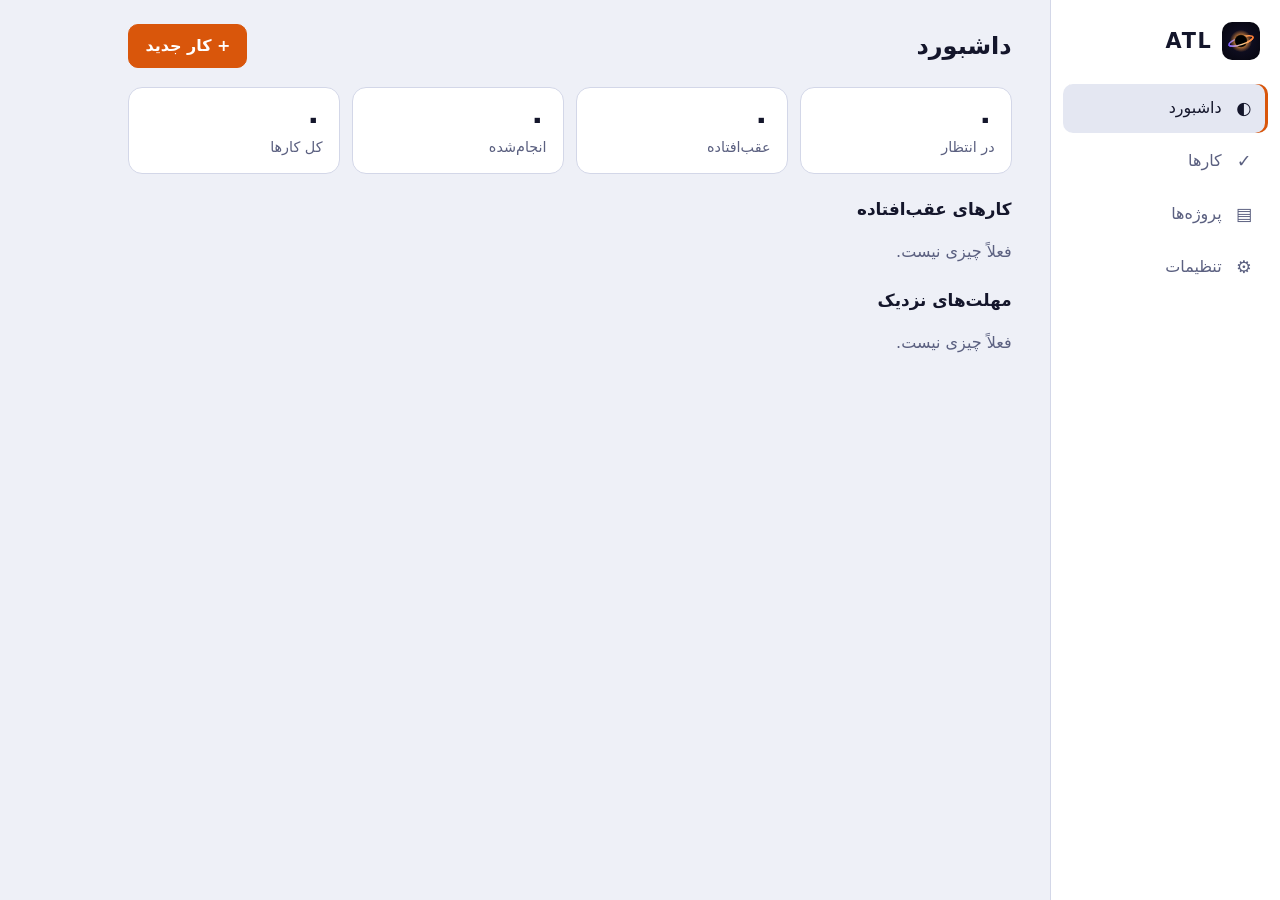
<file: ATL.html>
<!doctype html>
<html lang="fa" dir="rtl">
<head>
<meta charset="utf-8">
<meta name="viewport" content="width=device-width, initial-scale=1, viewport-fit=cover">
<title>ATL</title>
<meta name="theme-color" content="#07070f">
<link rel="icon" href="[data-uri]" type="image/svg+xml">
<style>
/* ATL - deep-space palette: ink background, ember accent from the accretion disk, violet secondary. */
:root {
  --bg: #eef0f7; --surface: #ffffff; --surface2: #e4e7f2; --text: #14162b; --muted: #5b6080;
  --line: #d3d7e8; --accent: #d9560b; --accent-ink: #ffffff; --violet: #6a4cf0; --danger: #c62a3a; --ok: #1f8f5a;
  --font: "Vazirmatn", "Segoe UI", Tahoma, system-ui, sans-serif;
}
:root[data-theme="dark"] {
  --bg: #07070f; --surface: #12111f; --surface2: #1b1a2e; --text: #ecebf7; --muted: #9c9bbd;
  --line: #2a2945; --accent: #ff9a3c; --accent-ink: #1a0d00; --violet: #9b86ff; --danger: #ff6b7a; --ok: #4fd18f;
}
@media (prefers-color-scheme: dark) {
  :root[data-theme="auto"] {
    --bg: #07070f; --surface: #12111f; --surface2: #1b1a2e; --text: #ecebf7; --muted: #9c9bbd;
    --line: #2a2945; --accent: #ff9a3c; --accent-ink: #1a0d00; --violet: #9b86ff; --danger: #ff6b7a; --ok: #4fd18f;
  }
}
* { box-sizing: border-box; }
html, body { margin: 0; height: 100%; }
body { background: var(--bg); color: var(--text); font: 16px/1.6 var(--font); -webkit-tap-highlight-color: transparent; }
button, input, select, textarea { font: inherit; color: inherit; }
h1 { font-size: 1.5rem; margin: 0; }
h2 { font-size: 1.05rem; margin: 1.4rem 0 .6rem; }

.shell { display: grid; min-height: 100%; grid-template-columns: 230px 1fr; }
.nav { position: sticky; top: 0; height: 100vh; display: flex; flex-direction: column; gap: .25rem; padding: 1rem .75rem; background: var(--surface); border-inline-end: 1px solid var(--line); }
.brand { display: flex; align-items: center; gap: .6rem; font-weight: 800; font-size: 1.3rem; letter-spacing: .08em; padding: .4rem .5rem 1.2rem; }
.brand img { width: 38px; height: 38px; border-radius: 10px; }
.nav > button { display: flex; align-items: center; gap: .7rem; padding: .65rem .8rem; border: 0; border-radius: 10px; background: none; cursor: pointer; color: var(--muted); text-align: start; }
.nav > button .ico { width: 1.4rem; text-align: center; font-size: 1.1rem; }
.nav > button:hover { background: var(--surface2); }
.nav > button.on { background: var(--surface2); color: var(--text); box-shadow: inset 3px 0 0 var(--accent); }
[dir="rtl"] .nav > button.on { box-shadow: inset -3px 0 0 var(--accent); }
main { padding: 1.5rem clamp(1rem, 3vw, 2.5rem) 2rem; max-width: 960px; width: 100%; }
.top { display: flex; align-items: center; justify-content: space-between; gap: 1rem; margin-bottom: 1.2rem; }

.btn { display: inline-flex; align-items: center; justify-content: center; gap: .4rem; padding: .5rem 1rem; border: 1px solid var(--line); border-radius: 10px; background: var(--surface); cursor: pointer; min-height: 40px; }
.btn:hover { border-color: var(--accent); }
.btn.primary { background: var(--accent); color: var(--accent-ink); border-color: var(--accent); font-weight: 700; }
.btn.danger { color: var(--danger); border-color: var(--danger); }
:focus-visible { outline: 2px solid var(--violet); outline-offset: 2px; }

.stats { display: grid; grid-template-columns: repeat(auto-fit, minmax(130px, 1fr)); gap: .8rem; }
.stat { background: var(--surface); border: 1px solid var(--line); border-radius: 14px; padding: .9rem 1rem; display: flex; flex-direction: column; }
.stat b { font-size: 1.9rem; line-height: 1.1; }
.stat span { color: var(--muted); font-size: .9rem; }
.stat.warn b { color: var(--danger); }

.list { list-style: none; margin: 0; padding: 0; display: grid; gap: .5rem; }
.task, .proj { display: flex; align-items: center; gap: .75rem; background: var(--surface); border: 1px solid var(--line); border-radius: 12px; padding: .65rem .8rem; }
.proj { margin-inline-start: calc(var(--d) * 1.4rem); }
.body { flex: 1; min-width: 0; cursor: pointer; }
.ttl { font-weight: 600; overflow-wrap: anywhere; }
.task.done .ttl, .task.cancelled .ttl { text-decoration: line-through; color: var(--muted); }
.task.cancelled { opacity: .6; }
.meta { display: flex; flex-wrap: wrap; gap: .35rem; margin-top: .25rem; }
.chip { font-size: .78rem; padding: .05rem .55rem; border-radius: 99px; background: var(--surface2); color: var(--muted); }
.chip.late { background: color-mix(in srgb, var(--danger) 18%, transparent); color: var(--danger); }
.chip.pr-high { color: var(--accent); }
.chip.pr-low { color: var(--violet); }
.check { width: 28px; height: 28px; flex: none; border-radius: 50%; border: 2px solid var(--muted); background: none; cursor: pointer; color: var(--accent-ink); font-weight: 800; line-height: 1; }
.task.done .check { background: var(--ok); border-color: var(--ok); }
.bar { height: 6px; border-radius: 6px; background: var(--surface2); margin-top: .35rem; overflow: hidden; }
.bar i { display: block; height: 100%; background: linear-gradient(90deg, var(--violet), var(--accent)); }
.empty, .hint { color: var(--muted); }

.filters { display: grid; grid-template-columns: 2fr 1fr 1fr; gap: .5rem; margin-bottom: 1rem; }
input, select, textarea { width: 100%; padding: .55rem .7rem; border: 1px solid var(--line); border-radius: 10px; background: var(--surface); }
label { display: grid; gap: .25rem; font-size: .9rem; color: var(--muted); margin-bottom: .7rem; }
small { color: var(--muted); }
.panel { background: var(--surface); border: 1px solid var(--line); border-radius: 14px; padding: 1rem 1.2rem; margin-bottom: 1rem; }
.panel h2 { margin-top: 0; }
.row { display: flex; flex-wrap: wrap; gap: .6rem; }

dialog { width: min(560px, 94vw); max-height: 92vh; border: 1px solid var(--line); border-radius: 16px; background: var(--bg); color: var(--text); padding: 1.2rem; }
dialog::backdrop { background: rgba(3, 3, 10, .6); }
dialog h2 { margin-top: 0; }
.grid2 { display: grid; grid-template-columns: 1fr 1fr; gap: .7rem; }
.actions { display: flex; gap: .5rem; align-items: center; margin-top: .6rem; }
.grow { flex: 1; }
#toast { position: fixed; inset-inline: 0; bottom: calc(80px + env(safe-area-inset-bottom)); margin: auto; width: fit-content; max-width: 90vw; background: var(--text); color: var(--bg); padding: .5rem 1rem; border-radius: 10px; opacity: 0; pointer-events: none; transition: opacity .2s; z-index: 50; }
#toast.show { opacity: 1; }

@media (max-width: 760px) {
  .shell { grid-template-columns: 1fr; padding-bottom: calc(68px + env(safe-area-inset-bottom)); }
  .nav { position: fixed; inset: auto 0 0 0; height: auto; flex-direction: row; justify-content: space-around; padding: .3rem .4rem calc(.3rem + env(safe-area-inset-bottom)); border-inline-end: 0; border-top: 1px solid var(--line); z-index: 20; }
  .brand { display: none; }
  .nav > button { flex-direction: column; gap: 0; padding: .3rem .6rem; font-size: .75rem; }
  .nav > button.on, [dir="rtl"] .nav > button.on { box-shadow: none; color: var(--accent); }
  main { padding-top: calc(1rem + env(safe-area-inset-top)); }
  .filters, .grid2 { grid-template-columns: 1fr; }
}
@media (prefers-reduced-motion: reduce) { * { transition: none !important; } }

</style>
</head>
<body>
<div id="app" class="shell"></div>
<dialog id="dlg"><form id="dlgForm" autocomplete="off"></form></dialog>
<div id="toast" role="status" aria-live="polite"></div>
<script>
const ICON = '[data-uri]';
// UI strings. Generated file: Persian text is stored as unicode escapes.
const STR = {
 "fa": {
  "nav_dashboard": "\u062f\u0627\u0634\u0628\u0648\u0631\u062f",
  "nav_tasks": "\u06a9\u0627\u0631\u0647\u0627",
  "nav_projects": "\u067e\u0631\u0648\u0698\u0647\u200c\u0647\u0627",
  "nav_settings": "\u062a\u0646\u0638\u06cc\u0645\u0627\u062a",
  "pending": "\u062f\u0631 \u0627\u0646\u062a\u0638\u0627\u0631",
  "done": "\u0627\u0646\u062c\u0627\u0645\u200c\u0634\u062f\u0647",
  "overdue": "\u0639\u0642\u0628\u200c\u0627\u0641\u062a\u0627\u062f\u0647",
  "total": "\u06a9\u0644 \u06a9\u0627\u0631\u0647\u0627",
  "upcoming": "\u0645\u0647\u0644\u062a\u200c\u0647\u0627\u06cc \u0646\u0632\u062f\u06cc\u06a9",
  "late_list": "\u06a9\u0627\u0631\u0647\u0627\u06cc \u0639\u0642\u0628\u200c\u0627\u0641\u062a\u0627\u062f\u0647",
  "nothing": "\u0641\u0639\u0644\u0627\u064b \u0686\u06cc\u0632\u06cc \u0646\u06cc\u0633\u062a.",
  "new_task": "\u06a9\u0627\u0631 \u062c\u062f\u06cc\u062f",
  "edit_task": "\u0648\u06cc\u0631\u0627\u06cc\u0634 \u06a9\u0627\u0631",
  "new_project": "\u067e\u0631\u0648\u0698\u0647 \u062c\u062f\u06cc\u062f",
  "edit_project": "\u0648\u06cc\u0631\u0627\u06cc\u0634 \u067e\u0631\u0648\u0698\u0647",
  "new_sub": "\u0632\u06cc\u0631\u067e\u0631\u0648\u0698\u0647",
  "title": "\u0639\u0646\u0648\u0627\u0646",
  "notes": "\u06cc\u0627\u062f\u062f\u0627\u0634\u062a",
  "priority": "\u0627\u0648\u0644\u0648\u06cc\u062a",
  "status": "\u0648\u0636\u0639\u06cc\u062a",
  "project": "\u067e\u0631\u0648\u0698\u0647",
  "none": "\u0628\u062f\u0648\u0646 \u067e\u0631\u0648\u0698\u0647",
  "start": "\u0634\u0631\u0648\u0639 \u0628\u0631\u0646\u0627\u0645\u0647\u200c\u0631\u06cc\u0632\u06cc\u200c\u0634\u062f\u0647",
  "deadline": "\u0645\u0647\u0644\u062a",
  "estimate": "\u0628\u0631\u0622\u0648\u0631\u062f \u0632\u0645\u0627\u0646 (\u062f\u0642\u06cc\u0642\u0647)",
  "orig_est": "\u0628\u0631\u0622\u0648\u0631\u062f \u0627\u0648\u0644\u06cc\u0647",
  "save": "\u0630\u062e\u06cc\u0631\u0647",
  "cancel": "\u0627\u0646\u0635\u0631\u0627\u0641",
  "delete": "\u062d\u0630\u0641",
  "name": "\u0646\u0627\u0645",
  "parent": "\u0648\u0627\u0644\u062f",
  "root": "\u0628\u062f\u0648\u0646 \u0648\u0627\u0644\u062f",
  "p_low": "\u06a9\u0645",
  "p_med": "\u0645\u062a\u0648\u0633\u0637",
  "p_high": "\u0632\u06cc\u0627\u062f",
  "s_todo": "\u0627\u0646\u062c\u0627\u0645 \u0646\u0634\u062f\u0647",
  "s_doing": "\u062f\u0631 \u062d\u0627\u0644 \u0627\u0646\u062c\u0627\u0645",
  "s_done": "\u0627\u0646\u062c\u0627\u0645 \u0634\u062f",
  "s_cancelled": "\u0644\u063a\u0648 \u0634\u062f",
  "search": "\u062c\u0633\u062a\u062c\u0648 \u062f\u0631 \u06a9\u0627\u0631\u0647\u0627",
  "all": "\u0647\u0645\u0647",
  "no_tasks": "\u06a9\u0627\u0631\u06cc \u067e\u06cc\u062f\u0627 \u0646\u0634\u062f. \u0628\u0627 \u062f\u06a9\u0645\u0647 \u00ab\u06a9\u0627\u0631 \u062c\u062f\u06cc\u062f\u00bb \u0634\u0631\u0648\u0639 \u06a9\u0646\u06cc\u062f.",
  "no_projects": "\u0647\u0646\u0648\u0632 \u067e\u0631\u0648\u0698\u0647\u200c\u0627\u06cc \u0646\u062f\u0627\u0631\u06cc\u062f. \u0628\u0627 \u062f\u06a9\u0645\u0647 \u00ab\u067e\u0631\u0648\u0698\u0647 \u062c\u062f\u06cc\u062f\u00bb \u0634\u0631\u0648\u0639 \u06a9\u0646\u06cc\u062f.",
  "confirm_task": "\u0627\u06cc\u0646 \u06a9\u0627\u0631 \u0628\u0631\u0627\u06cc \u0647\u0645\u06cc\u0634\u0647 \u062d\u0630\u0641 \u0634\u0648\u062f\u061f",
  "confirm_project": "\u0627\u06cc\u0646 \u067e\u0631\u0648\u0698\u0647 \u062d\u0630\u0641 \u0634\u0648\u062f\u061f \u06a9\u0627\u0631\u0647\u0627\u06cc \u0622\u0646 \u0628\u062f\u0648\u0646 \u067e\u0631\u0648\u0698\u0647 \u0645\u06cc\u200c\u0634\u0648\u0646\u062f \u0648 \u0632\u06cc\u0631\u067e\u0631\u0648\u0698\u0647\u200c\u0647\u0627 \u06cc\u06a9 \u0633\u0637\u062d \u0628\u0627\u0644\u0627 \u0645\u06cc\u200c\u0631\u0648\u0646\u062f.",
  "theme": "\u067e\u0648\u0633\u062a\u0647",
  "theme_auto": "\u062e\u0648\u062f\u06a9\u0627\u0631",
  "theme_light": "\u0631\u0648\u0634\u0646",
  "theme_dark": "\u062a\u06cc\u0631\u0647",
  "language": "\u0632\u0628\u0627\u0646",
  "calendar": "\u062a\u0642\u0648\u06cc\u0645",
  "cal_jalali": "\u0634\u0645\u0633\u06cc",
  "cal_greg": "\u0645\u06cc\u0644\u0627\u062f\u06cc",
  "backup": "\u067e\u0634\u062a\u06cc\u0628\u0627\u0646\u200c\u06af\u06cc\u0631\u06cc \u0648 \u0628\u0627\u0632\u06cc\u0627\u0628\u06cc",
  "export": "\u062f\u0631\u06cc\u0627\u0641\u062a \u0641\u0627\u06cc\u0644 \u067e\u0634\u062a\u06cc\u0628\u0627\u0646",
  "import": "\u0628\u0627\u0632\u06cc\u0627\u0628\u06cc \u0627\u0632 \u0641\u0627\u06cc\u0644 \u067e\u0634\u062a\u06cc\u0628\u0627\u0646",
  "backup_hint": "\u062f\u0627\u062f\u0647\u200c\u0647\u0627 \u0641\u0642\u0637 \u0631\u0648\u06cc \u0647\u0645\u06cc\u0646 \u062f\u0633\u062a\u06af\u0627\u0647 \u0630\u062e\u06cc\u0631\u0647 \u0645\u06cc\u200c\u0634\u0648\u0646\u062f. \u0628\u0647\u200c\u0637\u0648\u0631 \u0645\u0646\u0638\u0645 \u0641\u0627\u06cc\u0644 \u067e\u0634\u062a\u06cc\u0628\u0627\u0646 \u0628\u06af\u06cc\u0631\u06cc\u062f.",
  "import_ok": "\u062f\u0627\u062f\u0647\u200c\u0647\u0627 \u0628\u0627\u0632\u06cc\u0627\u0628\u06cc \u0634\u062f.",
  "import_bad": "\u0641\u0627\u06cc\u0644 \u067e\u0634\u062a\u06cc\u0628\u0627\u0646 \u0645\u0639\u062a\u0628\u0631 \u0646\u06cc\u0633\u062a\u061b \u0686\u06cc\u0632\u06cc \u062a\u063a\u06cc\u06cc\u0631 \u0646\u06a9\u0631\u062f.",
  "import_confirm": "\u0628\u0627 \u0628\u0627\u0632\u06cc\u0627\u0628\u06cc\u060c \u0647\u0645\u0647\u200c\u06cc \u062f\u0627\u062f\u0647\u200c\u0647\u0627\u06cc \u0641\u0639\u0644\u06cc \u062c\u0627\u06cc\u06af\u0632\u06cc\u0646 \u0645\u06cc\u200c\u0634\u0648\u0646\u062f. \u0627\u062f\u0627\u0645\u0647 \u0645\u06cc\u200c\u062f\u0647\u06cc\u062f\u061f",
  "install": "\u0646\u0635\u0628 \u0628\u0631\u0646\u0627\u0645\u0647",
  "install_hint": "\u0628\u0631\u0627\u06cc \u0646\u0635\u0628 \u062f\u0631 \u0627\u0646\u062f\u0631\u0648\u06cc\u062f \u0627\u0632 \u0645\u0646\u0648\u06cc \u06a9\u0631\u0648\u0645 \u06af\u0632\u06cc\u0646\u0647 \u00abInstall app\u00bb \u0631\u0627 \u0628\u0632\u0646\u06cc\u062f.",
  "storage": "\u0630\u062e\u06cc\u0631\u0647\u200c\u0633\u0627\u0632\u06cc \u067e\u0627\u06cc\u062f\u0627\u0631",
  "storage_yes": "\u0641\u0639\u0627\u0644 \u0627\u0633\u062a",
  "storage_no": "\u0641\u0639\u0627\u0644 \u0646\u06cc\u0633\u062a (\u0645\u0631\u0648\u0631\u06af\u0631 \u0645\u0645\u06a9\u0646 \u0627\u0633\u062a \u062f\u0631 \u06a9\u0645\u0628\u0648\u062f \u0641\u0636\u0627 \u062f\u0627\u062f\u0647 \u0631\u0627 \u067e\u0627\u06a9 \u06a9\u0646\u062f)",
  "saved": "\u0630\u062e\u06cc\u0631\u0647 \u0634\u062f.",
  "deleted": "\u062d\u0630\u0641 \u0634\u062f.",
  "error": "\u062e\u0637\u0627 \u0631\u062e \u062f\u0627\u062f:",
  "offline_ready": "\u0628\u0631\u0646\u0627\u0645\u0647 \u0622\u0645\u0627\u062f\u0647\u200c\u06cc \u0627\u0633\u062a\u0641\u0627\u062f\u0647 \u0622\u0641\u0644\u0627\u06cc\u0646 \u0627\u0633\u062a.",
  "min": "\u062f\u0642\u06cc\u0642\u0647",
  "required": "\u0639\u0646\u0648\u0627\u0646 \u0631\u0627 \u0648\u0627\u0631\u062f \u06a9\u0646\u06cc\u062f."
 },
 "en": {
  "nav_dashboard": "Dashboard",
  "nav_tasks": "Tasks",
  "nav_projects": "Projects",
  "nav_settings": "Settings",
  "pending": "Pending",
  "done": "Done",
  "overdue": "Overdue",
  "total": "All tasks",
  "upcoming": "Upcoming deadlines",
  "late_list": "Overdue tasks",
  "nothing": "Nothing here yet.",
  "new_task": "New task",
  "edit_task": "Edit task",
  "new_project": "New project",
  "edit_project": "Edit project",
  "new_sub": "Subproject",
  "title": "Title",
  "notes": "Notes",
  "priority": "Priority",
  "status": "Status",
  "project": "Project",
  "none": "No project",
  "start": "Planned start",
  "deadline": "Deadline",
  "estimate": "Estimated time (minutes)",
  "orig_est": "Original estimate",
  "save": "Save",
  "cancel": "Cancel",
  "delete": "Delete",
  "name": "Name",
  "parent": "Parent",
  "root": "No parent",
  "p_low": "Low",
  "p_med": "Medium",
  "p_high": "High",
  "s_todo": "To do",
  "s_doing": "In progress",
  "s_done": "Done",
  "s_cancelled": "Cancelled",
  "search": "Search tasks",
  "all": "All",
  "no_tasks": "No tasks found. Use \"New task\" to start.",
  "no_projects": "No projects yet. Use \"New project\" to start.",
  "confirm_task": "Delete this task permanently?",
  "confirm_project": "Delete this project? Its tasks become unassigned and subprojects move up one level.",
  "theme": "Theme",
  "theme_auto": "Automatic",
  "theme_light": "Light",
  "theme_dark": "Dark",
  "language": "Language",
  "calendar": "Calendar",
  "cal_jalali": "Jalali",
  "cal_greg": "Gregorian",
  "backup": "Backup and restore",
  "export": "Download backup file",
  "import": "Restore from backup file",
  "backup_hint": "Your data lives only on this device. Download a backup regularly.",
  "import_ok": "Data restored.",
  "import_bad": "Invalid backup file. Nothing was changed.",
  "import_confirm": "Restoring replaces all current data. Continue?",
  "install": "Install app",
  "install_hint": "On Android, use Chrome's menu and choose \"Install app\".",
  "storage": "Persistent storage",
  "storage_yes": "Enabled",
  "storage_no": "Not enabled (the browser may clear data when space is low)",
  "saved": "Saved.",
  "deleted": "Deleted.",
  "error": "Error:",
  "offline_ready": "The app is ready for offline use.",
  "min": "min",
  "required": "Enter a title."
 }
};

const db = (() => {
// Data layer: a thin promise wrapper around IndexedDB.
// All user data stays in the browser on the user's device.
const DB_NAME = 'atl';
const DB_VERSION = 1;
const STORES = ['tasks', 'projects', 'settings'];
let dbPromise;

function open() {
  if (!dbPromise) {
    dbPromise = new Promise((resolve, reject) => {
      const req = indexedDB.open(DB_NAME, DB_VERSION);
      req.onupgradeneeded = () => {
        STORES.forEach((s) => {
          if (!req.result.objectStoreNames.contains(s)) req.result.createObjectStore(s, { keyPath: 'id' });
        });
      };
      req.onsuccess = () => resolve(req.result);
      req.onerror = () => reject(req.error);
    });
  }
  return dbPromise;
}

function run(store, mode, fn) {
  return open().then((db) => new Promise((resolve, reject) => {
    const tx = db.transaction(store, mode);
    const request = fn(tx.objectStore(store));
    tx.oncomplete = () => resolve(request ? request.result : undefined);
    tx.onerror = () => reject(tx.error);
    tx.onabort = () => reject(tx.error);
  }));
}

const getAll = (store) => run(store, 'readonly', (s) => s.getAll());
const put = (store, value) => run(store, 'readwrite', (s) => s.put(value));
const remove = (store, id) => run(store, 'readwrite', (s) => s.delete(id));

// Replace everything in one atomic transaction: if anything fails, old data stays untouched.
async function replaceAll(data) {
  const db = await open();
  return new Promise((resolve, reject) => {
    const names = Object.keys(data);
    const tx = db.transaction(names, 'readwrite');
    names.forEach((n) => {
      const s = tx.objectStore(n);
      s.clear();
      data[n].forEach((item) => s.put(item));
    });
    tx.oncomplete = () => resolve();
    tx.onerror = () => reject(tx.error);
    tx.onabort = () => reject(tx.error);
  });
}

const uid = () => (crypto.randomUUID ? crypto.randomUUID() : Date.now().toString(36) + Math.random().toString(36).slice(2));

return { open, getAll, put, remove, replaceAll, uid, STORES };
})();

// Date formatting for Jalali (Persian) and Gregorian calendars using the built-in Intl API.
function fmt(value, calendar, lang, withTime = false) {
  if (!value) return '';
  const d = new Date(value);
  if (Number.isNaN(d.getTime())) return '';
  const jalali = calendar === 'jalali';
  const locale = lang === 'fa'
    ? `fa-IR-u-ca-${jalali ? 'persian' : 'gregory'}`
    : `en-US-u-ca-${jalali ? 'persian' : 'gregory'}`;
  const opts = withTime ? { dateStyle: 'medium', timeStyle: 'short' } : { dateStyle: 'medium' };
  return new Intl.DateTimeFormat(locale, opts).format(d);
}

const isOverdue = (task, now = Date.now()) =>
  !!task.deadline && !['done', 'cancelled'].includes(task.status) && new Date(task.deadline).getTime() < now;

// ATL - main application logic (UI + state). Data access lives in db.js.
// Classic scripts (no ES modules) so the app also works when index.html is opened directly from disk.

const $ = (sel, root = document) => root.querySelector(sel);
const esc = (s) => String(s ?? '').replace(/[&<>"']/g, (c) => ({ '&': '&amp;', '<': '&lt;', '>': '&gt;', '"': '&quot;', "'": '&#39;' }[c]));

const S = {
  tasks: [], projects: [],
  prefs: { id: 'prefs', theme: 'auto', lang: 'fa', cal: 'jalali' },
  view: 'dashboard',
  f: { q: '', project: '', status: '' },
  installPrompt: null
};

const t = (k) => (STR[S.prefs.lang] && STR[S.prefs.lang][k]) || k;
const nf = (n) => new Intl.NumberFormat(S.prefs.lang === 'fa' ? 'fa-IR' : 'en').format(n);
const D = (v, time) => fmt(v, S.prefs.cal, S.prefs.lang, time);
const PRIORITIES = ['low', 'med', 'high'];
const STATUSES = ['todo', 'doing', 'done', 'cancelled'];

/* ---------- helpers ---------- */
function toast(msg) {
  const el = $('#toast');
  el.textContent = msg;
  el.classList.add('show');
  clearTimeout(toast.timer);
  toast.timer = setTimeout(() => el.classList.remove('show'), 2600);
}

function applyPrefs() {
  const root = document.documentElement;
  root.lang = S.prefs.lang;
  root.dir = S.prefs.lang === 'fa' ? 'rtl' : 'ltr';
  root.dataset.theme = S.prefs.theme;
}

// Flattened project tree: [{ p, depth }]
function flat(parent = null, depth = 0) {
  return S.projects
    .filter((p) => (p.parentId || null) === parent)
    .sort((a, b) => a.name.localeCompare(b.name))
    .flatMap((p) => [{ p, depth }, ...flat(p.id, depth + 1)]);
}
function descendantIds(id) {
  const out = [id];
  S.projects.filter((p) => p.parentId === id).forEach((c) => out.push(...descendantIds(c.id)));
  return out;
}
const projectName = (id) => (S.projects.find((p) => p.id === id) || {}).name || '';
const projectOptions = (selected, excludeIds = [], emptyLabel) =>
  `<option value="">${esc(emptyLabel)}</option>` +
  flat().filter(({ p }) => !excludeIds.includes(p.id))
    .map(({ p, depth }) => `<option value="${p.id}" ${p.id === selected ? 'selected' : ''}>${'\u2014 '.repeat(depth)}${esc(p.name)}</option>`).join('');
const options = (list, prefix, selected) =>
  list.map((k) => `<option value="${k}" ${k === selected ? 'selected' : ''}>${esc(t(prefix + k))}</option>`).join('');

/* ---------- data ---------- */
async function load() {
  [S.tasks, S.projects] = await Promise.all([db.getAll('tasks'), db.getAll('projects')]);
  const saved = (await db.getAll('settings')).find((x) => x.id === 'prefs');
  if (saved) S.prefs = { ...S.prefs, ...saved };
}
async function savePrefs() { await db.put('settings', S.prefs); }

async function saveTask(form, id) {
  const v = Object.fromEntries(new FormData(form));
  const title = (v.title || '').trim();
  if (!title) { toast(t('required')); return false; }
  const est = v.est === '' ? null : Math.max(0, Math.round(Number(v.est)));
  const x = id ? S.tasks.find((a) => a.id === id)
    : { id: db.uid(), createdAt: Date.now(), originalEstMin: null, history: [], sessions: [] };
  // Original estimate is preserved forever; later changes are logged in history.
  if (x.originalEstMin == null && est != null) x.originalEstMin = est;
  else if (id && x.estMin !== est) x.history.push({ at: Date.now(), field: 'estMin', from: x.estMin, to: est });
  Object.assign(x, {
    title, notes: v.notes || '', priority: v.priority, status: v.status,
    projectId: v.project || null, start: v.start || null, deadline: v.deadline || null,
    estMin: est, updatedAt: Date.now()
  });
  x.completedAt = x.status === 'done' ? (x.completedAt || Date.now()) : null;
  await db.put('tasks', x);
  return true;
}

async function saveProject(form, id) {
  const v = Object.fromEntries(new FormData(form));
  const name = (v.name || '').trim();
  if (!name) { toast(t('required')); return false; }
  const x = id ? S.projects.find((a) => a.id === id) : { id: db.uid(), createdAt: Date.now() };
  Object.assign(x, { name, parentId: v.parent || null, notes: v.notes || '' });
  await db.put('projects', x);
  return true;
}

async function deleteProject(id) {
  const p = S.projects.find((a) => a.id === id);
  for (const c of S.projects.filter((c) => c.parentId === id)) { c.parentId = p.parentId || null; await db.put('projects', c); }
  for (const x of S.tasks.filter((x) => x.projectId === id)) { x.projectId = null; await db.put('tasks', x); }
  await db.remove('projects', id);
}

/* ---------- views ---------- */
function taskRow(x) {
  const late = isOverdue(x);
  const meta = [
    x.projectId ? `<span class="chip">${esc(projectName(x.projectId))}</span>` : '',
    `<span class="chip pr-${x.priority}">${esc(t('p_' + x.priority))}</span>`,
    x.deadline ? `<span class="chip ${late ? 'late' : ''}">${esc(D(x.deadline, true))}</span>` : '',
    x.estMin != null ? `<span class="chip">${nf(x.estMin)} ${esc(t('min'))}</span>` : ''
  ].join('');
  return `<li class="task ${x.status}">
    <button class="check" data-act="toggle" data-id="${x.id}" aria-label="${esc(t('s_done'))}">${x.status === 'done' ? '\u2713' : ''}</button>
    <div class="body" data-act="edit-task" data-id="${x.id}" tabindex="0">
      <div class="ttl">${esc(x.title)}</div><div class="meta">${meta}</div>
    </div></li>`;
}

function filteredTasks() {
  const q = S.f.q.trim().toLowerCase();
  const ids = S.f.project ? descendantIds(S.f.project) : null;
  return S.tasks
    .filter((x) => (!q || (x.title + ' ' + (x.notes || '')).toLowerCase().includes(q))
      && (!ids || ids.includes(x.projectId)) && (!S.f.status || x.status === S.f.status))
    .sort((a, b) => (a.status === 'done') - (b.status === 'done') || (a.deadline || '9').localeCompare(b.deadline || '9'));
}
const listHtml = () => {
  const items = filteredTasks();
  return items.length ? `<ul class="list">${items.map(taskRow).join('')}</ul>` : `<p class="empty">${esc(t('no_tasks'))}</p>`;
};

const views = {
  dashboard() {
    const open = S.tasks.filter((x) => !['done', 'cancelled'].includes(x.status));
    const late = open.filter((x) => isOverdue(x));
    const upcoming = open.filter((x) => x.deadline && !isOverdue(x)).sort((a, b) => a.deadline.localeCompare(b.deadline)).slice(0, 5);
    const stat = (n, label, cls = '') => `<div class="stat ${cls}"><b>${nf(n)}</b><span>${esc(label)}</span></div>`;
    const block = (title, arr) => `<section><h2>${esc(title)}</h2>${arr.length ? `<ul class="list">${arr.map(taskRow).join('')}</ul>` : `<p class="empty">${esc(t('nothing'))}</p>`}</section>`;
    return `<header class="top"><h1>${esc(t('nav_dashboard'))}</h1><button class="btn primary" data-act="new-task">+ ${esc(t('new_task'))}</button></header>
      <div class="stats">${stat(open.length, t('pending'))}${stat(late.length, t('overdue'), late.length ? 'warn' : '')}${stat(S.tasks.filter((x) => x.status === 'done').length, t('done'))}${stat(S.tasks.length, t('total'))}</div>
      ${block(t('late_list'), late)}${block(t('upcoming'), upcoming)}`;
  },
  tasks() {
    return `<header class="top"><h1>${esc(t('nav_tasks'))}</h1><button class="btn primary" data-act="new-task">+ ${esc(t('new_task'))}</button></header>
      <div class="filters">
        <input type="search" data-filter="q" value="${esc(S.f.q)}" placeholder="${esc(t('search'))}">
        <select data-filter="project">${projectOptions(S.f.project, [], t('all'))}</select>
        <select data-filter="status"><option value="">${esc(t('all'))}</option>${options(STATUSES, 's_', S.f.status)}</select>
      </div><div id="list">${listHtml()}</div>`;
  },
  projects() {
    const rows = flat().map(({ p, depth }) => {
      const ids = descendantIds(p.id);
      const all = S.tasks.filter((x) => ids.includes(x.projectId) && x.status !== 'cancelled');
      const pct = all.length ? Math.round((all.filter((x) => x.status === 'done').length / all.length) * 100) : 0;
      return `<li class="proj" style="--d:${depth}">
        <div class="body" data-act="edit-project" data-id="${p.id}" tabindex="0"><div class="ttl">${esc(p.name)}</div>
        <div class="bar"><i style="width:${pct}%"></i></div><div class="meta"><span class="chip">${nf(pct)}%</span><span class="chip">${nf(all.length)}</span></div></div>
        <button class="btn" data-act="new-sub" data-id="${p.id}">+ ${esc(t('new_sub'))}</button></li>`;
    }).join('');
    return `<header class="top"><h1>${esc(t('nav_projects'))}</h1><button class="btn primary" data-act="new-project">+ ${esc(t('new_project'))}</button></header>
      ${rows ? `<ul class="list">${rows}</ul>` : `<p class="empty">${esc(t('no_projects'))}</p>`}`;
  },
  settings() {
    const sel = (key, vals, prefix) => `<select data-pref="${key}">${vals.map(([v, l]) => `<option value="${v}" ${S.prefs[key] === v ? 'selected' : ''}>${esc(l)}</option>`).join('')}</select>`;
    return `<header class="top"><h1>${esc(t('nav_settings'))}</h1></header>
      <div class="panel">
        <label>${esc(t('theme'))}${sel('theme', [['auto', t('theme_auto')], ['light', t('theme_light')], ['dark', t('theme_dark')]])}</label>
        <label>${esc(t('language'))}${sel('lang', [['fa', 'Persian'], ['en', 'English']])}</label>
        <label>${esc(t('calendar'))}${sel('cal', [['jalali', t('cal_jalali')], ['gregorian', t('cal_greg')]])}</label>
      </div>
      <div class="panel"><h2>${esc(t('backup'))}</h2><p class="hint">${esc(t('backup_hint'))}</p>
        <div class="row"><button class="btn primary" data-act="export">${esc(t('export'))}</button>
        <label class="btn">${esc(t('import'))}<input type="file" id="importFile" accept="application/json,.json" hidden></label></div>
        <p class="hint">${esc(t('storage'))}: <b id="persistState">...</b></p></div>
      <div class="panel"><h2>${esc(t('install'))}</h2><p class="hint">${esc(t('install_hint'))}</p>
        ${S.installPrompt ? `<button class="btn primary" data-act="install">${esc(t('install'))}</button>` : ''}</div>`;
  }
};

function render() {
  applyPrefs();
  const nav = [['dashboard', '\u25D0'], ['tasks', '\u2713'], ['projects', '\u25A4'], ['settings', '\u2699']];
  $('#app').innerHTML = `<nav class="nav"><div class="brand"><img src="${ICON}" alt=""><span>ATL</span></div>
    ${nav.map(([v, i]) => `<button data-act="nav" data-v="${v}" class="${S.view === v ? 'on' : ''}"><span class="ico">${i}</span><span>${esc(t('nav_' + v))}</span></button>`).join('')}</nav>
    <main>${views[S.view]()}</main>`;
  if (S.view === 'settings' && navigator.storage && navigator.storage.persisted) {
    navigator.storage.persisted().then((p) => { const el = $('#persistState'); if (el) el.textContent = p ? t('storage_yes') : t('storage_no'); });
  }
}
async function refresh() { await load(); render(); }

/* ---------- dialogs ---------- */
function openDialog(html, onSubmit, danger) {
  const dlg = $('#dlg'), form = $('#dlgForm');
  form.innerHTML = html + `<div class="actions">${danger ? `<button type="button" class="btn danger" id="dlgDel">${esc(t('delete'))}</button>` : ''}<span class="grow"></span>
    <button type="button" class="btn" id="dlgCancel">${esc(t('cancel'))}</button><button class="btn primary">${esc(t('save'))}</button></div>`;
  form.onsubmit = async (e) => {
    e.preventDefault();
    try { if (await onSubmit(form)) { dlg.close(); await refresh(); toast(t('saved')); } } catch (err) { toast(t('error') + ' ' + err.message); }
  };
  $('#dlgCancel').onclick = () => dlg.close();
  if (danger) $('#dlgDel').onclick = async () => { if (confirm(danger.msg)) { await danger.run(); dlg.close(); await refresh(); toast(t('deleted')); } };
  const pv = (name) => { const el = form.elements[name], out = form.querySelector(`[data-pv="${name}"]`); if (el && out) out.textContent = D(el.value, true); };
  form.oninput = () => { pv('start'); pv('deadline'); };
  pv('start'); pv('deadline');
  dlg.showModal();
}

function taskDialog(id) {
  const x = id ? S.tasks.find((a) => a.id === id) : { priority: 'med', status: 'todo', projectId: S.f.project || null };
  const dt = (name, label) => `<label>${esc(label)}<input type="datetime-local" name="${name}" value="${esc(x[name] || '')}"><small data-pv="${name}"></small></label>`;
  openDialog(`<h2>${esc(t(id ? 'edit_task' : 'new_task'))}</h2>
    <label>${esc(t('title'))}<input name="title" value="${esc(x.title || '')}" required maxlength="200"></label>
    <div class="grid2"><label>${esc(t('priority'))}<select name="priority">${options(PRIORITIES, 'p_', x.priority)}</select></label>
    <label>${esc(t('status'))}<select name="status">${options(STATUSES, 's_', x.status)}</select></label></div>
    <label>${esc(t('project'))}<select name="project">${projectOptions(x.projectId, [], t('none'))}</select></label>
    <div class="grid2">${dt('start', t('start'))}${dt('deadline', t('deadline'))}</div>
    <label>${esc(t('estimate'))}<input type="number" name="est" min="0" step="1" value="${x.estMin ?? ''}"></label>
    ${x.originalEstMin != null && x.originalEstMin !== x.estMin ? `<small>${esc(t('orig_est'))}: ${nf(x.originalEstMin)} ${esc(t('min'))}</small>` : ''}
    <label>${esc(t('notes'))}<textarea name="notes" rows="4">${esc(x.notes || '')}</textarea></label>`,
  (f) => saveTask(f, id),
  id ? { msg: t('confirm_task'), run: () => db.remove('tasks', id) } : null);
}

function projectDialog(id, parentId = null) {
  const x = id ? S.projects.find((a) => a.id === id) : { parentId };
  openDialog(`<h2>${esc(t(id ? 'edit_project' : 'new_project'))}</h2>
    <label>${esc(t('name'))}<input name="name" value="${esc(x.name || '')}" required maxlength="120"></label>
    <label>${esc(t('parent'))}<select name="parent">${projectOptions(x.parentId, id ? descendantIds(id) : [], t('root'))}</select></label>
    <label>${esc(t('notes'))}<textarea name="notes" rows="3">${esc(x.notes || '')}</textarea></label>`,
  (f) => saveProject(f, id),
  id ? { msg: t('confirm_project'), run: () => deleteProject(id) } : null);
}

/* ---------- backup / restore ---------- */
function exportData() {
  const data = { app: 'ATL', version: 1, exportedAt: new Date().toISOString(), tasks: S.tasks, projects: S.projects, settings: [S.prefs] };
  const a = document.createElement('a');
  a.href = URL.createObjectURL(new Blob([JSON.stringify(data, null, 2)], { type: 'application/json' }));
  a.download = `atl-backup-${new Date().toISOString().slice(0, 10)}.json`;
  a.click();
  setTimeout(() => URL.revokeObjectURL(a.href), 1000);
}

async function importData(file) {
  try {
    const data = JSON.parse(await file.text());
    const ok = data && data.app === 'ATL' && Array.isArray(data.tasks) && Array.isArray(data.projects)
      && data.tasks.every((x) => x && typeof x.id === 'string' && typeof x.title === 'string')
      && data.projects.every((x) => x && typeof x.id === 'string' && typeof x.name === 'string');
    if (!ok) throw new Error('invalid');
    if (!confirm(t('import_confirm'))) return;
    const settings = Array.isArray(data.settings) ? data.settings.filter((s) => s && s.id === 'prefs') : [];
    await db.replaceAll({ tasks: data.tasks, projects: data.projects, settings });
    await refresh();
    toast(t('import_ok'));
  } catch (e) { toast(t('import_bad')); }
}

/* ---------- events ---------- */
document.addEventListener('click', async (e) => {
  const el = e.target.closest('[data-act]');
  if (!el) return;
  const { act, id, v } = el.dataset;
  try {
    if (act === 'nav') { S.view = v; render(); }
    else if (act === 'new-task') taskDialog();
    else if (act === 'edit-task') taskDialog(id);
    else if (act === 'new-project') projectDialog();
    else if (act === 'edit-project') projectDialog(id);
    else if (act === 'new-sub') projectDialog(null, id);
    else if (act === 'export') exportData();
    else if (act === 'install' && S.installPrompt) { S.installPrompt.prompt(); S.installPrompt = null; render(); }
    else if (act === 'toggle') {
      const x = S.tasks.find((a) => a.id === id);
      x.status = x.status === 'done' ? 'todo' : 'done';
      x.completedAt = x.status === 'done' ? Date.now() : null;
      await db.put('tasks', x); await refresh();
    }
  } catch (err) { toast(t('error') + ' ' + err.message); }
});

document.addEventListener('keydown', (e) => {
  if ((e.key === 'Enter' || e.key === ' ') && e.target.matches('.body[data-act]')) { e.preventDefault(); e.target.click(); }
});

document.addEventListener('input', (e) => {
  const key = e.target.dataset.filter;
  if (key === 'q') { S.f.q = e.target.value; $('#list').innerHTML = listHtml(); }
});
document.addEventListener('change', async (e) => {
  const { filter, pref } = e.target.dataset;
  if (filter && filter !== 'q') { S.f[filter] = e.target.value; $('#list').innerHTML = listHtml(); }
  if (pref) { S.prefs[pref] = e.target.value; await savePrefs(); render(); }
  if (e.target.id === 'importFile' && e.target.files[0]) { await importData(e.target.files[0]); e.target.value = ''; }
});

window.addEventListener('beforeinstallprompt', (e) => { e.preventDefault(); S.installPrompt = e; if (S.view === 'settings') render(); });
window.addEventListener('unhandledrejection', (e) => toast(t('error') + ' ' + (e.reason && e.reason.message || e.reason)));

/* ---------- start ---------- */
(async function init() {
  try {
    await load();
    render();
    if (navigator.storage && navigator.storage.persist) navigator.storage.persist();
  } catch (err) {
    document.body.textContent = 'ATL failed to start: ' + err.message;
  }
})();


</script>
</body>
</html>
</file>
